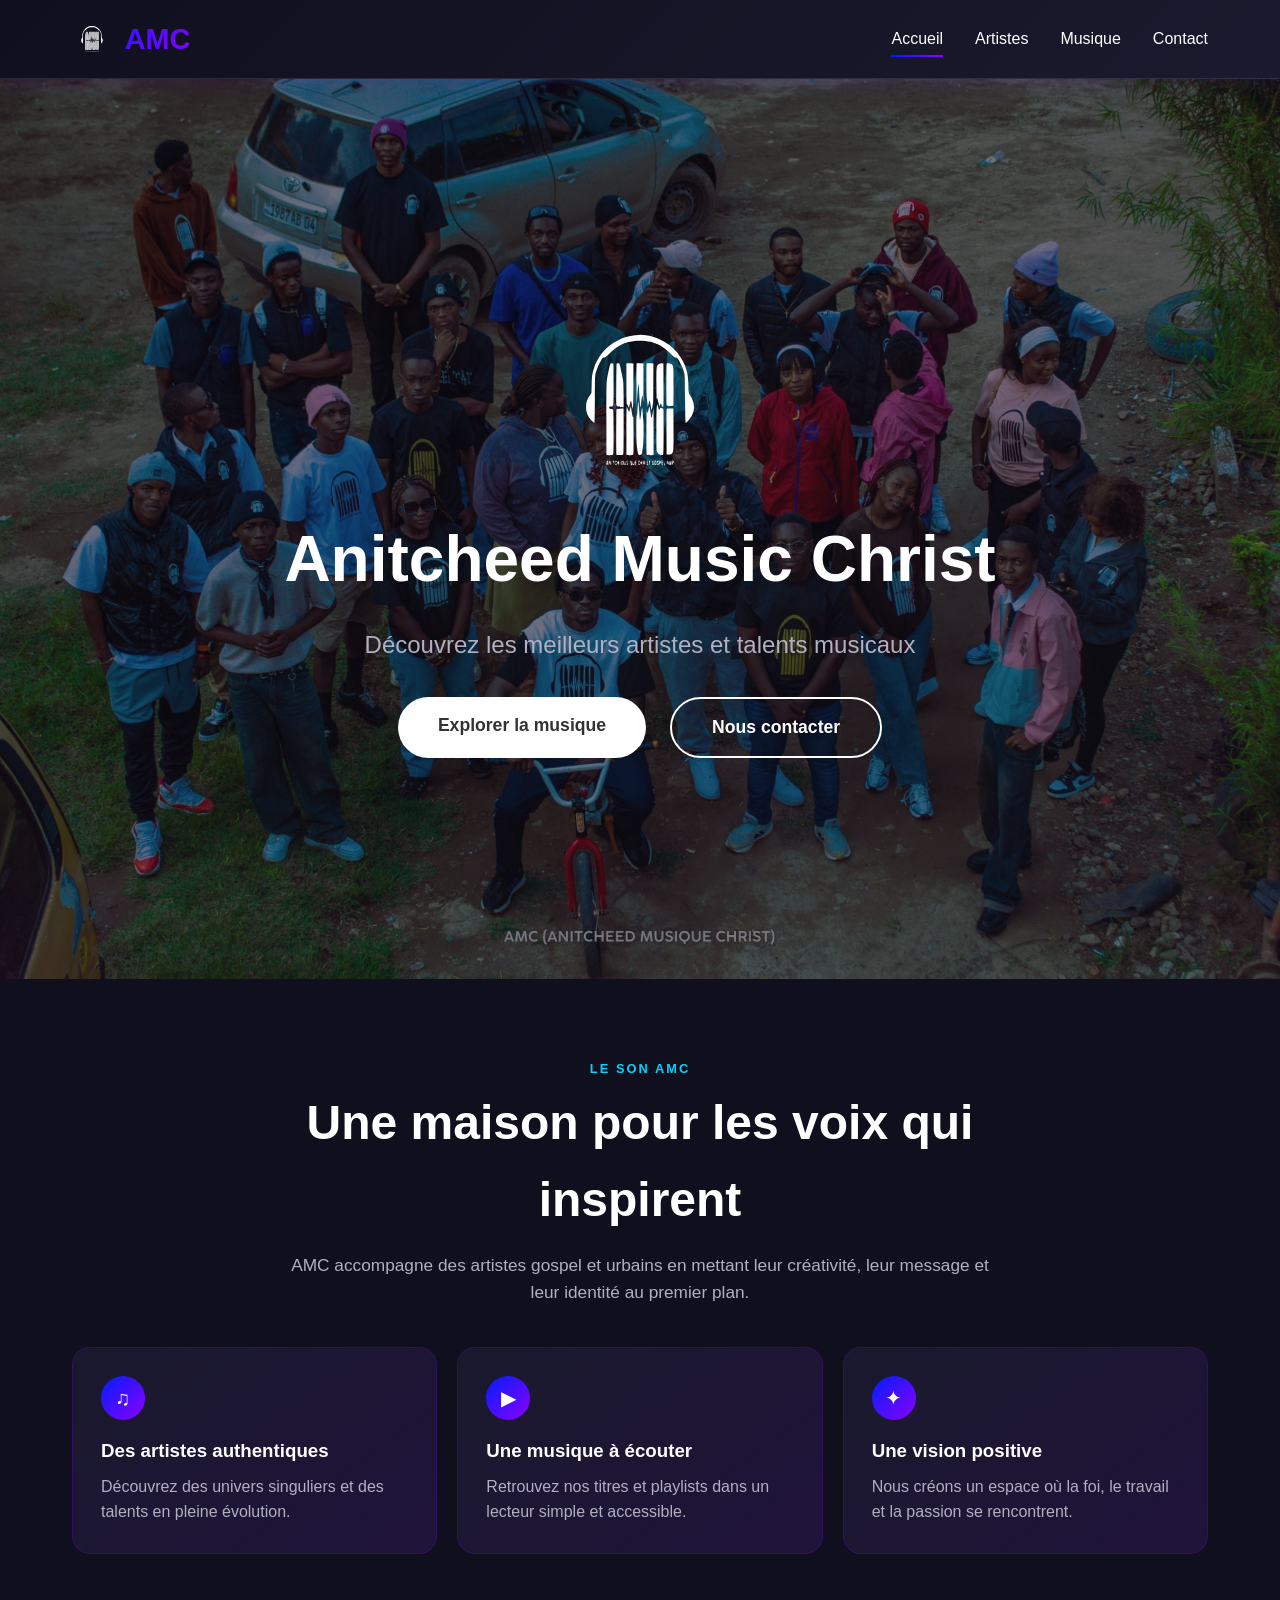
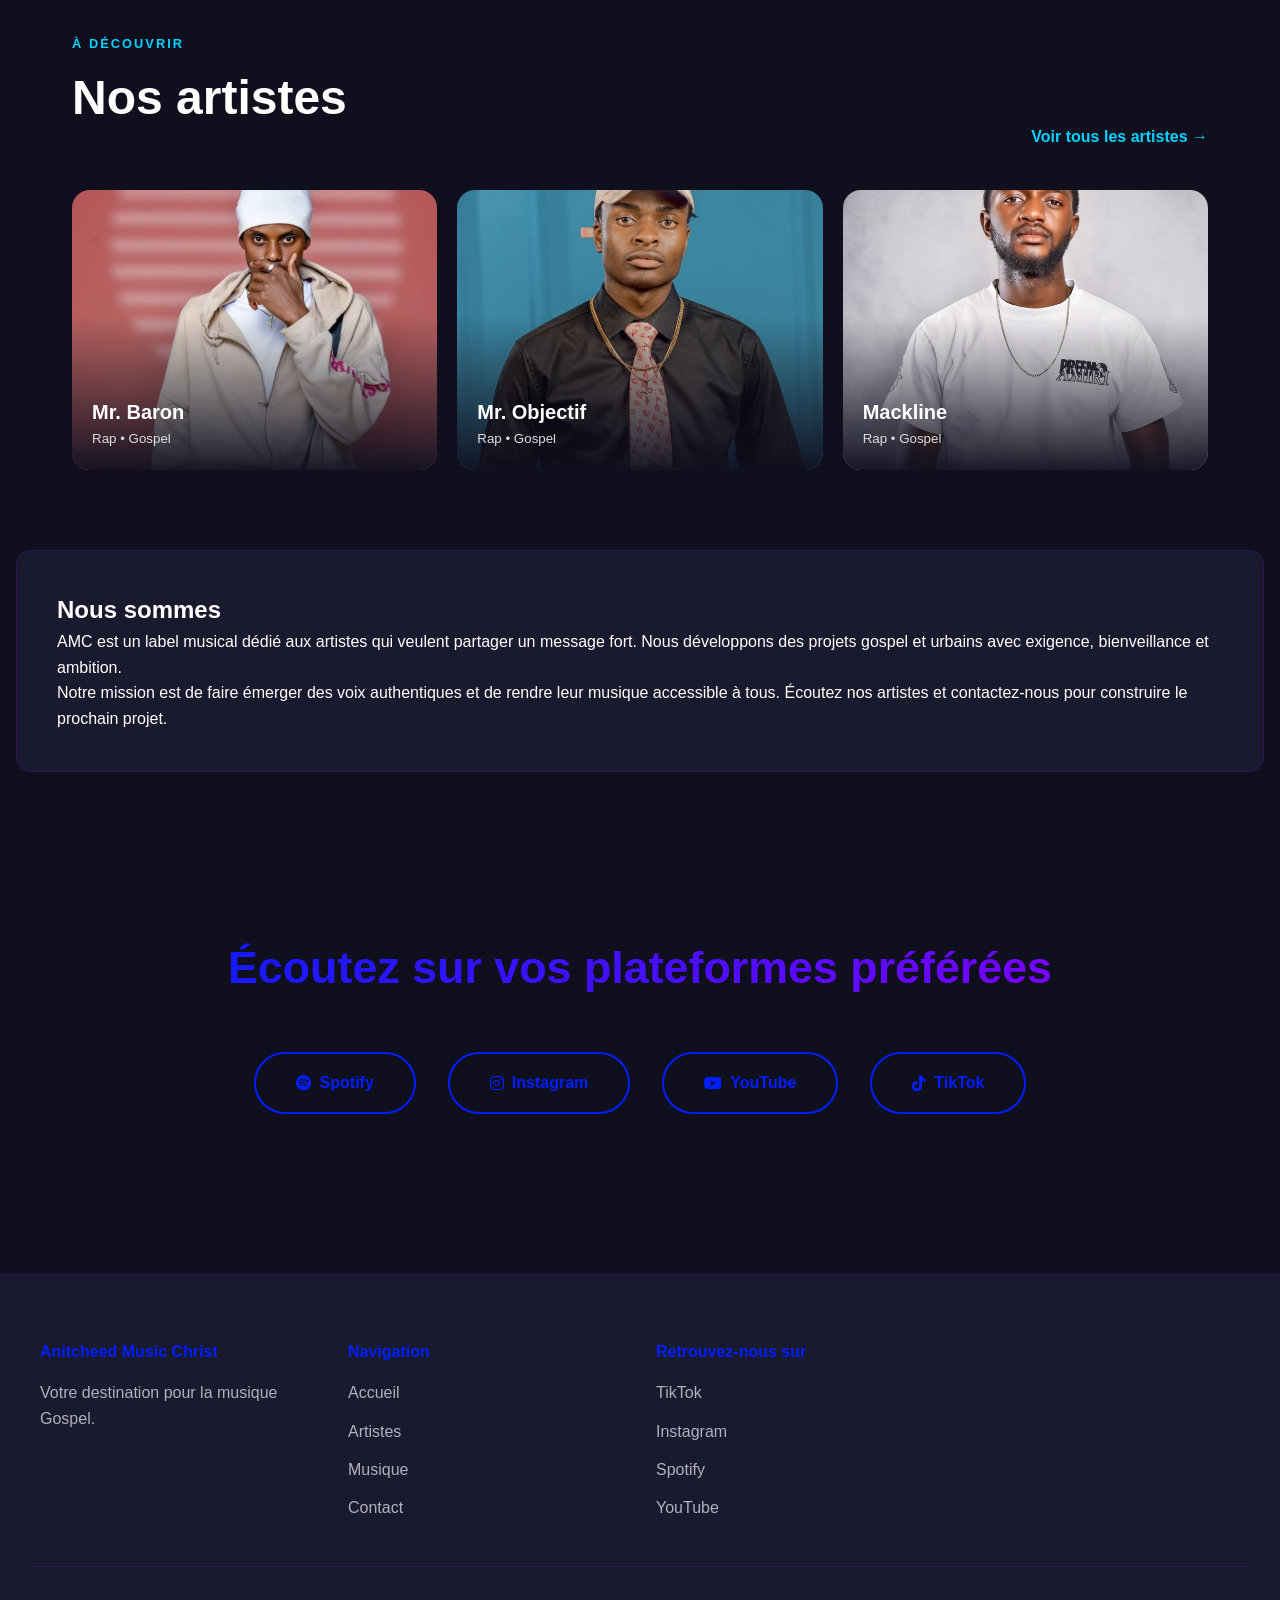
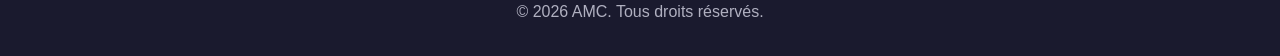
<file: Index.html>
<!DOCTYPE html>
<html lang="fr">
<head>
    <meta charset="UTF-8">
    <meta name="description" content="Anitcheed Music Christ - Découvrez nos artistes et notre musique">
    <meta name="viewport" content="width=device-width, initial-scale=1.0">
    <link rel="icon" href="Assets/Images/AMC.svg" type="image/svg+xml">
    <link rel="stylesheet" href="https://cdnjs.cloudflare.com/ajax/libs/font-awesome/6.4.0/css/all.min.css">
    <link rel="stylesheet" href="Assets/Styles.css">
    <title>AMC - Music Label</title>
</head>
<body>
    <header class="navbar">
        <div class="navbar-container">
            <div class="logo">
                <img src="Assets/Images/AMC.svg" alt="AMC Logo">
                <span>AMC</span>
            </div>
            <nav class="nav-menu" id="navMenu">
                <a href="Index.html" class="active">Accueil</a>
                <a href="Artistes.html">Artistes</a>
                <a href="Musique.html">Musique</a>
                <a href="Contact.html">Contact</a>
                <!--a href="Inscription.html" class="btn-signup">S'inscrire</a-->
            </nav>
            <button type="button" class="hamburger" id="hamburger" aria-label="Ouvrir le menu" aria-controls="navMenu" aria-expanded="false">
                <span></span>
                <span></span>
                <span></span>
            </button>
        </div>
    </header>

    <main>
        <!-- Hero Section -->
        <section class="hero">
            <div class="hero-content">
                <img src="Assets/Images/AMC.svg" alt="AMC Bienvenue" class="AMC_Bienvenue">
                <h1>Anitcheed Music Christ</h1>
                <p>Découvrez les meilleurs artistes et talents musicaux</p>
                <div class="hero-buttons">
                    <a href="Musique.html" class="btn btn-primary">Explorer la musique</a>
                    <a href="Contact.html" class="btn btn-secondary">Nous contacter</a>
                </div>
            </div>
        </section>

        <section class="home-intro" aria-labelledby="intro-title">
            <div class="section-heading">
                <p class="eyebrow">Le son AMC</p>
                <h2 id="intro-title">Une maison pour les voix qui inspirent</h2>
                <p>AMC accompagne des artistes gospel et urbains en mettant leur créativité, leur message et leur identité au premier plan.</p>
            </div>
            <div class="home-highlights">
                <article class="highlight-card">
                    <span class="highlight-icon" aria-hidden="true">♫</span>
                    <h3>Des artistes authentiques</h3>
                    <p>Découvrez des univers singuliers et des talents en pleine évolution.</p>
                </article>
                <article class="highlight-card">
                    <span class="highlight-icon" aria-hidden="true">▶</span>
                    <h3>Une musique à écouter</h3>
                    <p>Retrouvez nos titres et playlists dans un lecteur simple et accessible.</p>
                </article>
                <article class="highlight-card">
                    <span class="highlight-icon" aria-hidden="true">✦</span>
                    <h3>Une vision positive</h3>
                    <p>Nous créons un espace où la foi, le travail et la passion se rencontrent.</p>
                </article>
            </div>
        </section>

        <section class="featured-artists" aria-labelledby="featured-title">
            <div class="section-heading section-heading-inline">
                <div>
                    <p class="eyebrow">À découvrir</p>
                    <h2 id="featured-title">Nos artistes</h2>
                </div>
                <a class="text-link" href="Artistes.html">Voir tous les artistes →</a>
            </div>
            <div class="featured-grid">
                <a class="featured-artist" href="Artistes.html">
                    <img src="Assets/Images/Mrbaron0.jpg" alt="Mr. Baron">
                    <span>Mr. Baron</span>
                    <small>Rap • Gospel</small>
                </a>
                <a class="featured-artist" href="Artistes.html">
                    <img src="Assets/Images/Mrobjectif.JPG" alt="Mr. Objectif">
                    <span>Mr. Objectif</span>
                    <small>Rap • Gospel</small>
                </a>
                <a class="featured-artist" href="Artistes.html">
                    <img src="Assets/Images/Mackline0.jpg" alt="Mackline">
                    <span>Mackline</span>
                    <small>Rap • Gospel</small>
                </a>
            </div>
        </section>

        <!--
        <section class="artists-section">
            <h2>Nos Artistes</h2>
            <div class="artists-grid">
                <div class="artist-card">
                    <div class="artist-image">
                        <img src="Assets/Images/Mrbaron0.jpg" alt="Mr. Baron">
                    </div>
                    <h3>Muzuba beats</h3>
                    <p class="genre">Pop • Électronique</p>
                    <a href="#" class="artist-link">Découvrir →</a>
                </div>
                <div class="artist-card">
                    <div class="artist-image">
                        <img src="Assets/Images/Mrobjectif.JPG" alt="Mr. Objectif">
                    </div>
                    <h3>Mufti miji</h3>
                    <p class="genre">Rap • Hip-Hop</p>
                    <a href="#" class="artist-link">Découvrir →</a>
                </div>
                <div class="artist-card">
                    <div class="artist-image">
                        <img src="Assets/Images/Mackline0.jpg" alt="Mackline">
                    </div>
                    <h3>Marco le maître des 4 éléments</h3>
                    <p class="genre">Indie • Rock</p>
                    <a href="#" class="artist-link">Découvrir →</a>
                </div>
            </div>
        </section>

        Actualités Section
        <section class="news-section">
            <h2>Actualités</h2>
            <div class="news-grid">
                <article class="news-card">
                    <div class="news-image">
                        <img src="Assets/Images/news1.jpg" alt="Nouvelle 1">
                        <span class="news-date">Dec 2025</span>
                    </div>
                    <h3>Nouvel album lancé</h3>
                    <p>Découvrez le nouvel album de nos artistes phares avec des titres inédits.</p>
                    <a href="#" class="read-more">Lire plus →</a>
                </article>
                <article class="news-card">
                    <div class="news-image">
                        <img src="Assets/Images/news2.jpg" alt="Nouvelle 2">
                        <span class="news-date">Dec 2025</span>
                    </div>
                    <h3>Festival en ligne</h3>
                    <p>Rejoignez-nous pour notre festival de musique en ligne avec performances live.</p>
                    <a href="#" class="read-more">Lire plus →</a>
                </article>
            </div>
        </section>-->
        
        <div class="presentation">
            <div class="">
                <div class="presentation-cadre">
                    <div>
                        <h2>Nous sommes</h2>
                        <div class="cctv">
                            <div class="cctv-1">   
                            <p>AMC est un label musical dédié aux artistes qui veulent partager un message fort. Nous développons des projets gospel et urbains avec exigence, bienveillance et ambition.</p>
                        </div>
                            <!--div>
                                <img src="Assets/Images/heroAMC.jpg" alt="Équipe AMC" class="presentation-image2" style="width: 100%;">
                                <!--img src="Assets/Images/heroAMC.jpg" alt="Équipe AMC" class="presentation-image">
                            </div-->
                        </div>
                        <div class="cctv-2">    
                            <p>Notre mission est de faire émerger des voix authentiques et de rendre leur musique accessible à tous. Écoutez nos artistes et contactez-nous pour construire le prochain projet.</p>
                        </div>
                    </div>
                    
                </div>
            </div>
        </div>
        <!--Streaming Section-->
        <section class="streaming-section">
            <h2>Écoutez sur vos plateformes préférées</h2>
            <div class="streaming-platforms">
                <a href="https://open.spotify.com/" class="platform-link" target="_blank" rel="noopener noreferrer">
                    <i class="fab fa-spotify"></i>
                    <span>Spotify</span>
                </a>
                <a href="https://www.instagram.com/anitch_gospel?igsh=eGhxdXBpc2h3azJw&utm_source=qr" class="platform-link" target="_blank" rel="noopener noreferrer">
                    <i class="fab fa-instagram"></i>
                    <span>Instagram</span>
                </a>
                <a href="https://www.youtube.com/" class="platform-link" target="_blank" rel="noopener noreferrer">
                    <i class="fab fa-youtube"></i>
                    <span>YouTube</span>
                </a>
                <a href="https://www.tiktok.com/@anitched_musique?_r=1&_t=ZM-92F7r83lk8O" class="platform-link" target="_blank" rel="noopener noreferrer">
                    <i class="fab fa-tiktok"></i>
                    <span>TikTok</span>
                </a>
            </div>
        </section>
    </main>

    <footer class="footer">
        <div class="footer-content">
            <div class="footer-section">
                <h4>Anitcheed Music Christ</h4>
                <p>Votre destination pour la musique Gospel.</p>
            </div>
            <div class="footer-section">
                <h4>Navigation</h4>
                <ul>
                    <li><a href="Index.html">Accueil</a></li>
                    <li><a href="Artistes.html">Artistes</a></li>
                    <li><a href="Musique.html">Musique</a></li>
                    <li><a href="Contact.html">Contact</a></li>
                </ul>
            </div>
            <div class="footer-section">
                <h4>Retrouvez-nous sur</h4>
                <ul>
                    <li><a href="https://www.tiktok.com/@anitched_musique?_r=1&_t=ZM-92F7r83lk8O" target="_blank">TikTok</a></li>
                    <li><a href="https://www.instagram.com/anitch_gospel?igsh=eGhxdXBpc2h3azJw&utm_source=qr" target="_blank">Instagram</a></li>
                    <li><a href="https://open.spotify.com/" target="_blank" rel="noopener noreferrer">Spotify</a></li>
                    <li><a href="https://www.youtube.com/" target="_blank" rel="noopener noreferrer">YouTube</a></li>
                </ul>
            </div>
        </div>
        <div class="footer-bottom">
            <p>&copy; <span data-current-year>2026</span> AMC. Tous droits réservés.</p>
        </div>
    </footer>
    <script src="Assets/Scripts.js"></script>
</body>
</html>
<!-- ========== Start BEN-KAIL AZAD made it ! ========== -->

<!-- ========== End BEN-KAIL AZAD made it ! ========== -->
</file>
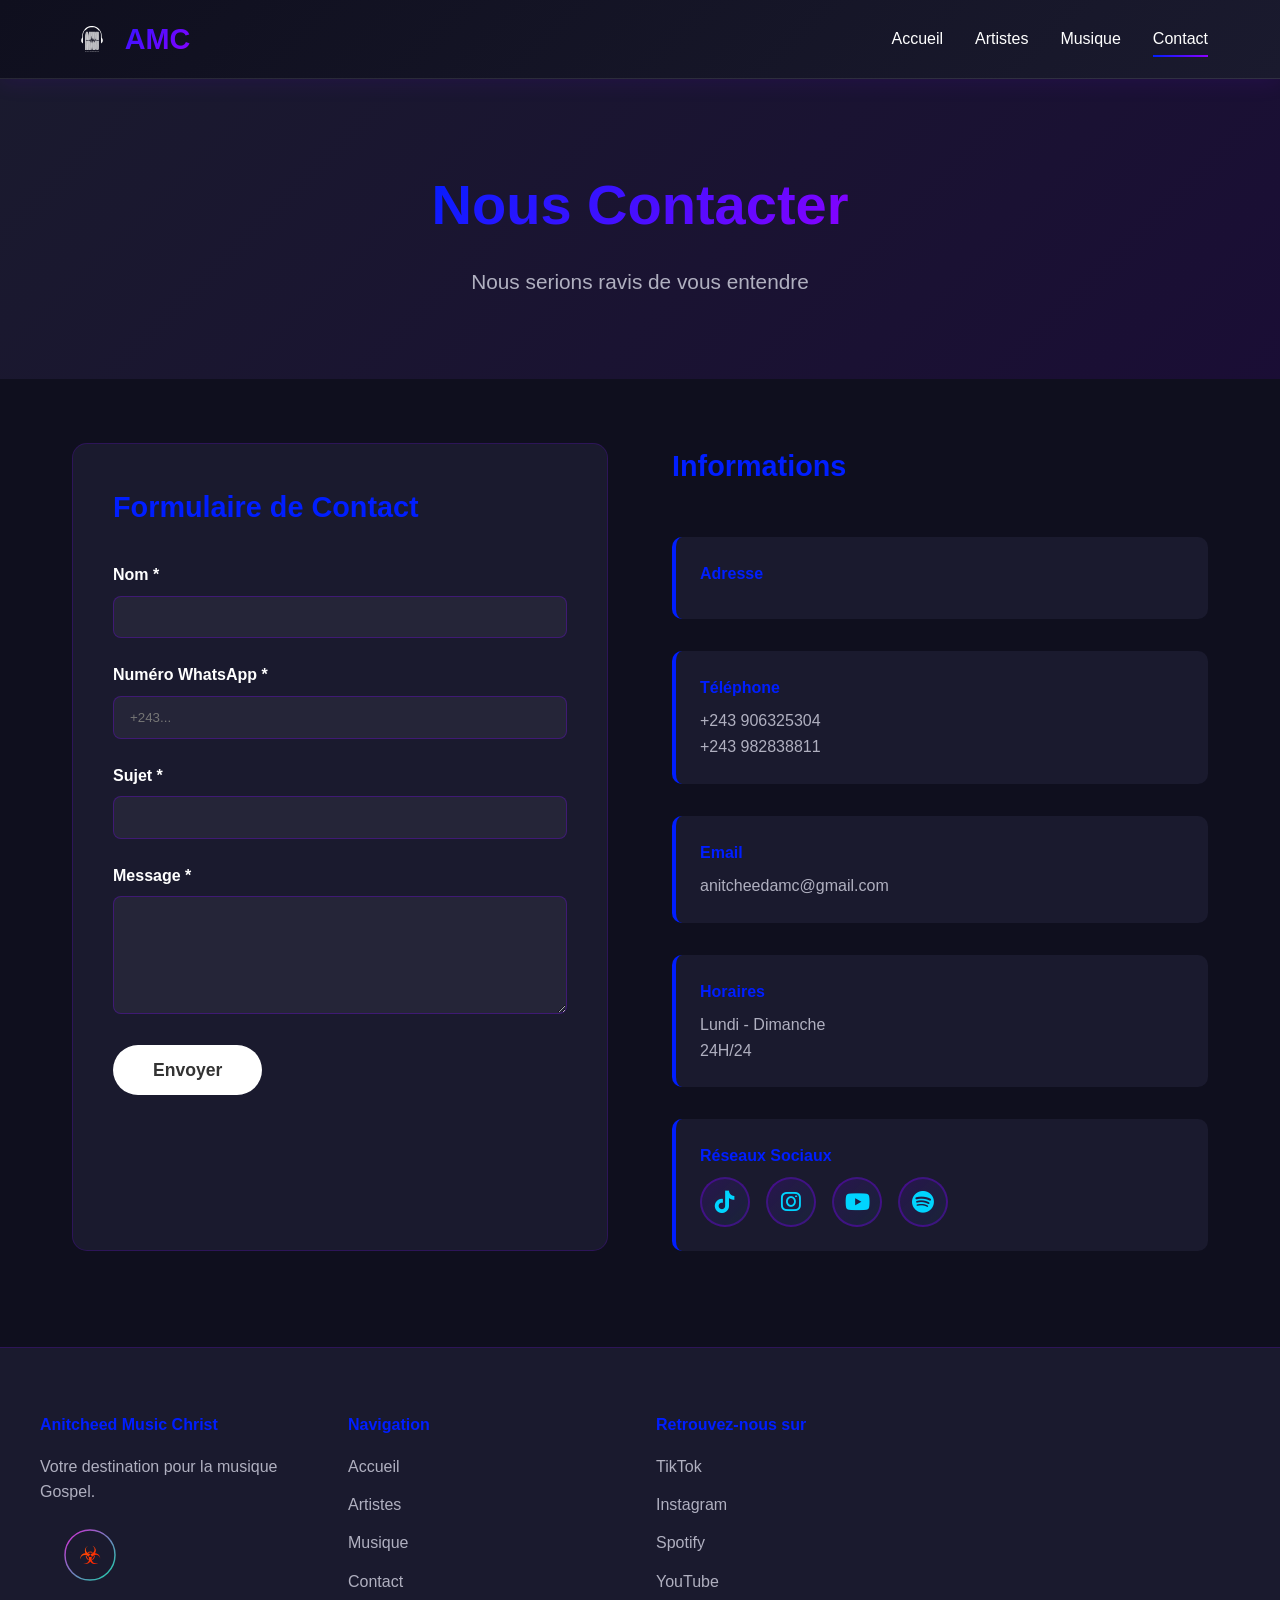
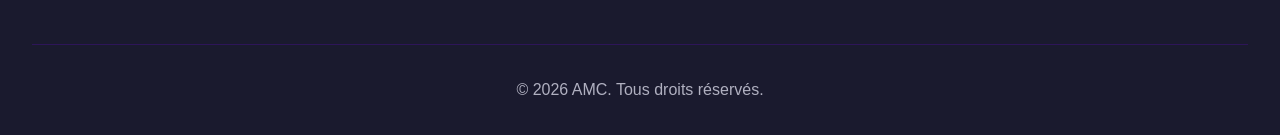
<file: Contact.html>
<!DOCTYPE html>
<html lang="fr">
<head>
    <meta charset="UTF-8">
    <meta name="description" content="Contactez le label AMC">
    <meta name="viewport" content="width=device-width, initial-scale=1.0">
    <link rel="icon" href="Assets/Images/AMC.svg" type="image/svg+xml">
    <link rel="stylesheet" href="https://cdnjs.cloudflare.com/ajax/libs/font-awesome/6.4.0/css/all.min.css">
    <link rel="stylesheet" href="Assets/Styles.css">
    <title>Contact - AMC</title>
</head>
<body>
    <header class="navbar">
        <div class="navbar-container">
            <div class="logo">
                <img src="Assets/Images/AMC.svg" alt="AMC Logo">
                <span>AMC</span>
            </div>
            <nav class="nav-menu" id="navMenu">
                <a href="Index.html">Accueil</a>
                <a href="Artistes.html">Artistes</a>
                <a href="Musique.html">Musique</a>
                <a href="Contact.html" class="active">Contact</a>
                <!--a href="Inscription.html" class="btn-signup">S'inscrire</a-->
            </nav>
            <button type="button" class="hamburger" id="hamburger" aria-label="Ouvrir le menu" aria-controls="navMenu" aria-expanded="false">
                <span></span>
                <span></span>
                <span></span>
            </button>
        </div>
    </header>

    <main>
        <section class="page-header">
            <h1>Nous Contacter</h1>
            <p>Nous serions ravis de vous entendre</p>
        </section>

        <section class="contact-section">
            <div class="contact-container">
                <div class="contact-form">
                    <h2>Formulaire de Contact</h2>
                    <form id="contactForm" onsubmit="sendToWhatsApp(event)">
                        <div class="form-group">
                            <label for="name">Nom *</label>
                            <input type="text" id="name" name="name" required>
                        </div>
                        <div class="form-group">
                            <label for="phone">Numéro WhatsApp *</label>
                            <input type="tel" id="phone" name="phone" placeholder="+243..." pattern="\+243[0-9]{9}" required title="Format: +243 suivi de 9 chiffres">
                        </div>
                        <div class="form-group">
                            <label for="subject">Sujet *</label>
                            <input type="text" id="subject" name="subject" required>
                        </div>
                        <div class="form-group">
                            <label for="message">Message *</label>
                            <textarea id="message" name="message" rows="6" required></textarea>
                        </div>
                        <button type="submit" class="btn btn-primary">Envoyer</button>
                    </form>
                </div>

                <div class="contact-info">
                    <h2>Informations</h2>
                    <div class="info-item">
                        <h4>Adresse</h4>
                        <!--p>123 Rue de la Musique<br>75000 Paris, France</p-->
                    </div>
                    <div class="info-item">
                        <h4>Téléphone</h4>
                        <p>+243 906325304</p>
                        <p>+243 982838811</p>
                    </div>
                    <div class="info-item">
                        <h4>Email</h4>
                        <p>anitcheedamc@gmail.com</p>
                    </div>
                    <div class="info-item">
                        <h4>Horaires</h4>
                        <p>Lundi - Dimanche<br>24H/24</p>
                    </div>
                    <div class="info-item">
                        <h4>Réseaux Sociaux</h4>
                        <div class="social-links">
                            <a href="https://www.tiktok.com/@anitched_musique?_r=1&_t=ZM-92F7r83lk8O" title="TikTok" target="_blank">
                                <i class="fab fa-tiktok"></i>
                            </a>
                            <a href="https://www.instagram.com/anitch_gospel?igsh=eGhxdXBpc2h3azJw&utm_source=qr" title="Instagram" target="_blank">
                                <i class="fab fa-instagram"></i>
                            </a>
                            <a href="#" title="YouTube" target="_blank">
                                <i class="fab fa-youtube"></i>
                            </a>
                            <a href="#" title="Spotify" target="_blank">
                                <i class="fab fa-spotify"></i>
                            </a>
                        </div>
                    </div>
                </div>
            </div>
        </section>
    </main>

    <footer class="footer">
        <div class="footer-content">
            <div class="footer-section">
                <h4>Anitcheed Music Christ</h4>
                <p>Votre destination pour la musique Gospel.</p>
                <img src="Assets/Images/Ben-kail azad.svg" alt="Ben-kaïl Azad" id="logo-moi"><!--onmousemove="alert('Contactez-moi dès que possible pour un site web avancé quelconque !\n +243820433981 +243838553846')"-->
            </div>
            <div class="footer-section">
                <h4>Navigation</h4>
                <ul>
                    <li><a href="Index.html">Accueil</a></li>
                    <li><a href="Artistes.html">Artistes</a></li>
                    <li><a href="Musique.html">Musique</a></li>
                    <li><a href="Contact.html">Contact</a></li>
                </ul>
            </div>
            <div class="footer-section">
                <h4>Retrouvez-nous sur</h4>
                <ul>
                    <li><a href="https://www.tiktok.com/@anitched_musique?_r=1&_t=ZM-92F7r83lk8O" target="_blank">TikTok</a></li>
                    <li><a href="https://www.instagram.com/anitch_gospel?igsh=eGhxdXBpc2h3azJw&utm_source=qr" target="_blank">Instagram</a></li>
                    <li><a href="#">Spotify</a></li>
                    <li><a href="#">YouTube</a></li>
                </ul>
            </div>
        </div>
        <div class="footer-bottom">
            <p>&copy; <span data-current-year>2026</span> AMC. Tous droits réservés.</p>
        </div>
    </footer>
    <script src="Assets/Scripts.js">
        function sendToWhatsApp(event) {
            event.preventDefault();
            
            // Récupérer les valeurs du formulaire
            const name = document.getElementById('name').value.trim();
            const phone = document.getElementById('phone').value.trim();
            const subject = document.getElementById('subject').value.trim();
            const message = document.getElementById('message').value.trim();
            
            // Vérifier que tous les champs sont remplis
            if (!name || !phone || !subject || !message) {
                alert('Veuillez remplir tous les champs');
                return;
            }
            
            // Formater le numéro (enlever les espaces et tirets)
            const cleanPhone = phone.replace(/[\s\-]/g, '');
            
            // Construire le message WhatsApp
            const whatsappMessage = `Bonjour,\n\nNom: ${name}\nNuméro: ${phone}\nSujet: ${subject}\n\nMessage:\n${message}`;
            
            // Encoder le message pour l'URL
            const encodedMessage = encodeURIComponent(whatsappMessage);
            
            // Créer le lien WhatsApp (numéro cible: +243906325304)
            const whatsappURL = `https://wa.me/243906325304?text=${encodedMessage}`;
            
            // Ouvrir WhatsApp
            window.open(whatsappURL, '_blank');
            
            // Réinitialiser le formulaire
            document.getElementById('contactForm').reset();
        }
    </script>
</body>
</html>
</file>
<file: Assets/Styles.css>
/**
 * ========================================
 * 🎨 STYLES CSS - AMC MUSIC LABEL
 * ========================================
 * 
 * Structure du fichier:
 * 1. CSS Global (reset, variables, animations)
 * 2. Navigation (navbar, hamburger menu)
 * 3. Hero Section (accueil)
 * 4. Artistes (grille, cartes)
 * 5. Musique (albums, playlists)
 * 6. Lecteur Howler.js (styles personnalisés)
 * 7. Modales (lecteur, albums, artistes)
 * 8. Footer et Responsive
 * 
 * Couleurs principales:
 * - Bleu: #001eff (primaire)
 * - Violet: #8c00ff (secondaire)
 * - Cyan: #00d4ff (accent)
 * - Noir: #0f0f1e (fond foncé)
 * 
 * ========================================
 */

/* ========================================
 * 🌍 RESET ET VARIABLES GLOBALES
 * ======================================== */

* {
    margin: 0;
    padding: 0;
    box-sizing: border-box; /* Inclure le padding dans les calculs de largeur */
}

/**
 * Variables CSS personnalisées
 * Accessibles partout avec var(--nom)
 * Facilite les changements de thème
 */
:root {
    --primary-color: #001eff; /* Bleu primaire */
    --secondary-color: #8c00ff; /* Violet secondaire */
    --dark-bg: #0f0f1e; /* Fond très foncé */
    --light-bg: #1a1a2e; /* Fond plus clair */
    --text-primary: #ffffff; /* Texte principal */
    --text-secondary: #b0b0c0; /* Texte secondaire */
    --accent-color: #00d4ff; /* Accent cyan */
}

html {
    scroll-behavior: smooth; /* Défilement fluide au clic sur les ancres */
}

body {
    font-family: 'Segoe UI', Tahoma, Geneva, Verdana, sans-serif;
    background-color: var(--dark-bg);
    color: var(--text-primary);
    line-height: 1.6; /* Hauteur de ligne pour meilleure lisibilité */
}

/**
 * Logo AMC Bienvenue - Élément décoratif
 * Image avec animation flottante
 */
.AMC_Bienvenue {
    max-width: 200px;
    max-height: 230px;
}

/**
 * Pseudo-élément flottant animé en arrière-plan
 * Crée un effet de profondeur
 */
.AMC_Bienvenue::before {
    content: '';
    position: absolute;
    background: radial-gradient(circle, var(--primary-color), transparent);
    border-radius: 50%;
    opacity: 0.1;
    top: -200px;
    right: -200px;
    animation: float 6s ease-in-out infinite; /* Animation flottante */
}

.AMC_Bienvenue::before {
    content: '';
    position: absolute;
    background: radial-gradient(circle, var(--primary-color), transparent);
    border-radius: 50%;
    opacity: 0.1;
    top: -200px;
    right: -200px;
    animation: float 6s ease-in-out infinite;
}

/* Présentation du label */
.presentation {
    /*max-width: 2200px;*/
    margin: 4rem auto;
    padding: 0 1rem;
    width: 100%;
}

.presentation-container {
    display: grid;
    grid-template-columns: 1fr 1fr;
    gap: 4rem;
}

.presentation-cadre {
    background: var(--light-bg);
    border-radius: 15px;
    padding: 2.5rem;
    border: 1px solid rgba(123, 0, 255, 0.2);
    max-height: 850px;
    width: 100%;
    display: flex;
}

.presentation-cadre img {
    border-radius: 15px;
    margin-top: 10px;
}
/* #7b00ff  #ff006e ===== NAVBAR ===== */
.navbar {
    background: linear-gradient(135deg, var(--dark-bg) 0%, var(--light-bg) 100%);
    backdrop-filter: blur(10px);
    border-bottom: 1px solid rgba(255, 255, 255, 0.1);
    position: sticky;
    top: 0;
    z-index: 1000;
    box-shadow: 0 4px 20px rgba(123, 0, 255, 0.1);
}

.navbar-container {
    max-width: 1200px;
    margin: 0 auto;
    padding: 1rem 2rem;
    display: flex;
    justify-content: space-between;
    align-items: center;
}

.logo {
    display: flex;
    align-items: center;
    gap: 0.8rem;
    font-size: 1.8rem;
    font-weight: 700;
    background: linear-gradient(135deg, var(--primary-color), var(--secondary-color));
    -webkit-background-clip: text;
    -webkit-text-fill-color: transparent;
    background-clip: text;
    cursor: pointer;
    transition: transform 0.3s ease;
}

.logo:hover {
    transform: scale(1.05);
}

.logo img {
    width: 40px;
    height: 40px;
}

.nav-menu {
    display: flex;
    gap: 2rem;
    align-items: center;
    flex-wrap: wrap;
}

.nav-menu a {
    color: var(--text-primary);
    text-decoration: none;
    font-weight: 500;
    transition: all 0.3s ease;
    position: relative;
}

.nav-menu a::after {
    content: '';
    position: absolute;
    bottom: -5px;
    left: 0;
    width: 0;
    height: 2px;
    background: linear-gradient(90deg, var(--primary-color), var(--secondary-color));
    transition: width 0.3s ease;
}

.nav-menu a:hover::after,
.nav-menu a.active::after {
    width: 100%;
}

.btn-signup {
    /*background: linear-gradient(135deg, var(--primary-color), var(--secondary-color));*/
    padding: 0.7rem 1.5rem;
    /*border-radius: 50px;*/
    color: white !important;
    font-weight: 600;
    transition: all 0.3s ease;
}

.btn-signup:hover {
    transform: translateY(-2px);
    box-shadow: 0 8px 20px rgba(123, 0, 255, 0.4);
}

/* ===== HAMBURGER MENU ===== */
.hamburger {
    display: none;
    flex-direction: column;
    background: none;
    border: none;
    cursor: pointer;
    gap: 6px;
    z-index: 1001;
}

.hamburger span {
    width: 28px;
    height: 3px;
    background: var(--text-primary);
    border-radius: 2px;
    transition: all 0.3s ease;
}

.hamburger.active span:nth-child(1) {
    transform: rotate(45deg) translate(8px, 8px);
}

.hamburger.active span:nth-child(2) {
    opacity: 0;
}

.hamburger.active span:nth-child(3) {
    transform: rotate(-45deg) translate(8px, -8px);
}

@media (max-width: 768px) {
    .hamburger {
        display: flex;
    }

    .nav-menu {
        position: fixed;
        left: 0;
        top: 70px;
        flex-direction: column;
        background: linear-gradient(135deg, var(--dark-bg) 0%, var(--light-bg) 100%);
        width: 100%;
        text-align: center;
        transform: translateX(-100%);
        transition: transform 0.3s ease;
        padding: 2rem 0;
        gap: 1.5rem;
        border-bottom: 1px solid rgba(123, 0, 255, 0.2);
        z-index: 1000;
    }

    .nav-menu.active {
        transform: translateX(0);
    }

    .nav-menu a {
        display: block;
        padding: 0.8rem 0;
    }

    .nav-menu a::after {
        display: none;
    }

    .nav-menu a:hover,
    .nav-menu a.active {
        color: var(--primary-color);
    }
}

/* ===== HERO SECTION ===== */
.hero {
    min-height: 100vh;
    display: flex;
    align-items: center;
    justify-content: center;
    background: linear-gradient(135deg, var(--dark-bg) 0%, var(--light-bg) 100%);
    position: relative;
    overflow: hidden;
}

.hero::before {
    content: '';
    position: absolute;
    top: 0;
    left: 0;
    right: 0;
    bottom: 0;
    background: url('./Images/heroAMC.jpg') center/cover;
    backdrop-filter: blur(8px);
    -webkit-break-before: auto;
    opacity: 0.6;
    z-index: 1;
}

.hero::after {
    content: '';
    position: absolute;
    width: 300px;
    height: 300px;
    background: radial-gradient(circle, var(--secondary-color), transparent);
    /*background: url('./Images/2kip2.jpg') center/cover;*/
    border-radius: 50%;
    opacity: 0.1;
    bottom: -150px;
    left: -150px;
    animation: float 8s ease-in-out infinite reverse;
}

@keyframes float {
    0%, 100% { transform: translateY(0px); }
    50% { transform: translateY(30px); }
}

.hero-content {
    position: relative;
    z-index: 2;
    text-align: center;
    max-width: 800px;
    padding: 2rem;
    /*background: url("./Images/2kip2.jpg");*/
}

.hero h1 {
    font-size: 4rem;
    margin-bottom: 1rem;
    background: #ffffff;
    /*background: linear-gradient(135deg, var(--primary-color), var(--secondary-color), var(--accent-color));*/
    -webkit-background-clip: text;
    -webkit-text-fill-color: transparent;
    background-clip: text;
    animation: slideInDown 0.8s ease-out;
}

@keyframes slideInDown {
    from {
        opacity: 0;
        transform: translateY(-30px);
    }
    to {
        opacity: 1;
        transform: translateY(0);
    }
}

.hero p {
    font-size: 1.5rem;
    color: var(--text-secondary);
    margin-bottom: 2rem;
    animation: slideInUp 0.8s ease-out 0.2s both;
}

@keyframes slideInUp {
    from {
        opacity: 0;
        transform: translateY(30px);
    }
    to {
        opacity: 1;
        transform: translateY(0);
    }
}

.hero-buttons {
    display: flex;
    gap: 1.5rem;
    justify-content: center;
    flex-wrap: wrap;
    animation: slideInUp 0.8s ease-out 0.4s both;
}

/* ===== BUTTONS ===== */
.btn {
    padding: 0.9rem 2.5rem;
    border-radius: 50px;
    text-decoration: none;
    font-weight: 600;
    font-size: 1.1rem;
    transition: all 0.3s ease;
    border: none;
    cursor: pointer;
    display: inline-block;
}

.btn-primary {
    /*background: linear-gradient(135deg, var(--primary-color), var(--secondary-color));*/
    background: #ffffff;
    color: #333;
    /*box-shadow: 0 8px 25px rgba(123, 0, 255, 0.3);*/
}

.btn-primary:hover {
    transform: translateY(-4px);
    /*box-shadow: 0 12px 35px rgba(123, 0, 255, 0.5);*/
    background: linear-gradient(135deg, var(--primary-color), var(--secondary-color));
    color: #ffffff;
}

.btn-secondary {
    /*border: 2px solid var(--primary-color);*/
    border: 2px solid #ffffff;
    /*color: var(--primary-color);*/
    color: #ffffff;
    background: transparent;
}

.btn-secondary:hover {
    /*background: var(--primary-color);*/
    background: linear-gradient(135deg, var(--primary-color), var(--secondary-color));
    color: #ffffff;
    border: 2px solid var(--secondary-color);
    transform: translateY(-4px);
}

/* ===== ARTISTS SECTION ===== */
.artists-section {
    max-width: 1200px;
    margin: 6rem auto;
    padding: 0 2rem;
}

.artists-section h2 {
    font-size: 2.8rem;
    margin-bottom: 4rem;
    text-align: center;
    background: linear-gradient(135deg, var(--primary-color), var(--secondary-color));
    -webkit-background-clip: text;
    -webkit-text-fill-color: transparent;
    background-clip: text;
}

.artistes-search-bar {
      display: flex;
      justify-content: center;
      align-items: center;
      padding: 1.5rem 1rem;
      margin: 0 0 2rem 0;
      width: 100%;
      position: relative;
    }
    
    .artistes-search-bar input {
      padding: 0.85rem 2.5rem 0.85rem 1.2rem;
      border: 2px solid rgba(123, 0, 255, 0.3);
      border-radius: 12px;
      font-size: 1rem;
      width: 100%;
      max-width: 500px;
      outline: none;
      background: rgba(255, 255, 255, 0.08);
      color: var(--text-primary);
      transition: all 0.3s ease;
      font-family: inherit;
    }
    
    .artistes-search-bar input:focus {
      border-color: var(--primary-color);
      background: rgba(255, 255, 255, 0.12);
      box-shadow: 0 0 20px rgba(123, 0, 255, 0.3);
      transform: translateY(-2px);
    }
    
    .artistes-search-bar input::placeholder {
      color: var(--text-secondary);
    }
    
    .artistes-search-bar .search-clear-btn {
      position: absolute;
      right: 1.5rem;
      background: none;
      border: none;
      font-size: 1.2rem;
      color: var(--text-secondary);
      cursor: pointer;
      padding: 0.4rem;
      transition: all 0.2s ease;
      display: none;
    }
    
    .artistes-search-bar .search-clear-btn:hover {
      color: var(--primary-color);
      transform: scale(1.2);
    }
    
    @media (max-width: 600px) {
      .artistes-search-bar {
        padding: 1.2rem 0.8rem;
        margin: 0 0 1.5rem 0;
      }
      
      .artistes-search-bar input {
        font-size: 0.95rem;
        width: 95vw;
        max-width: 100%;
        padding: 0.75rem 2.2rem 0.75rem 1rem;
      }
      
      .artistes-search-bar .search-clear-btn {
        right: 1rem;
        font-size: 1rem;
      }
    }
    
    @media (max-width: 400px) {
      .artistes-search-bar input {
        font-size: 0.9rem;
        padding: 0.7rem 2rem 0.7rem 0.9rem;
      }
    }

.artists-grid {
    display: grid;
    grid-template-columns: repeat(auto-fit, minmax(320px, 1fr));
    gap: 2.5rem;
}

.artist-card {
    background: linear-gradient(135deg, var(--light-bg), rgba(123, 0, 255, 0.06));
    border: 1px solid rgba(123, 0, 255, 0.3);
    border-radius: 12px;
    overflow: hidden;
    transition: all 0.3s ease;
    cursor: pointer;
    display: flex;
    flex-direction: column;
    padding: 1.5rem;
    min-height: 480px;
    gap: 1rem;
}

.artist-card:hover {
    transform: translateY(-8px);
    border-color: var(--primary-color);
    box-shadow: 0 15px 40px rgba(123, 0, 255, 0.25);
}

.artist-card-header {
    display: flex;
    flex-direction: column;
    align-items: center;
    gap: 1rem;
    text-align: center;
}

.artist-image {
    width: 140px;
    height: 140px;
    border-radius: 10px;
    overflow: hidden;
    position: relative;
    background: linear-gradient(135deg, var(--primary-color), var(--secondary-color));
    flex-shrink: 0;
}

.artist-image img {
    width: 100%;
    height: 100%;
    object-fit: cover;
    transition: transform 0.3s ease;
}

.artist-card:hover .artist-image img {
    transform: scale(1.05);
}

.artist-card h3 {
    font-size: 1.4rem;
    margin: 0;
    color: var(--text-primary);
    font-weight: 600;
}

.artist-card .genre {
    color: var(--accent-color);
    font-size: 0.9rem;
    font-weight: 500;
    margin: 0;
}

.artist-bio {
    color: var(--text-secondary);
    font-size: 0.95rem;
    line-height: 1.5;
    text-align: center;
    margin: 0;
    flex: 1;
}

.artist-stats {
    display: flex;
    gap: 1.5rem;
    justify-content: center;
    flex-wrap: wrap;
    padding-top: 0.5rem;
    border-top: 1px solid rgba(123, 0, 255, 0.2);
    padding-bottom: 0.5rem;
}

.artist-stats div {
    display: flex;
    flex-direction: column;
    align-items: center;
    gap: 0.3rem;
}

.artist-stats div strong {
    color: var(--primary-color);
    font-size: 1.1rem;
}

.artist-stats div p {
    color: var(--text-secondary);
    font-size: 0.85rem;
    margin: 0;
}

.artist-link {
    display: inline-block;
    margin-top: auto;
    padding: 0.8rem 1.5rem;
    background: linear-gradient(135deg, var(--primary-color), var(--secondary-color));
    color: white !important;
    text-decoration: none;
    font-weight: 600;
    border-radius: 50px;
    transition: all 0.3s ease;
    width: 100%;
    text-align: center;
    border: none;
    cursor: pointer;
    font-size: inherit;
}

.artist-link:hover {
    transform: translateY(-2px);
    box-shadow: 0 8px 20px rgba(123, 0, 255, 0.4);
}

/* Overrides pour les boutons du lecteur dans les cartes artistes */
.artist-link.player-btn {
    padding: 0.75rem 1.2rem;
    background: linear-gradient(135deg, var(--primary-color), var(--secondary-color));
    border: none !important;
    width: 100%;
    font-size: 0.95rem;
}
.present_artiste img {
    max-width: 200px;
    max-height: 100px;
    border-radius: 14px;
}
.present_artiste {
    display: flex;
    gap: 8px;
    padding: 12px;
}
/* ===== NEWS SECTION ===== */
.news-section {
    max-width: 1200px;
    margin: 6rem auto;
    padding: 0 2rem;
}

.news-section h2 {
    font-size: 2.8rem;
    margin-bottom: 4rem;
    text-align: center;
    background: linear-gradient(135deg, var(--primary-color), var(--secondary-color));
    -webkit-background-clip: text;
    -webkit-text-fill-color: transparent;
    background-clip: text;
}

.news-grid {
    display: grid;
    grid-template-columns: repeat(auto-fit, minmax(350px, 1fr));
    gap: 2.5rem;
}

.news-card {
    background: var(--light-bg);
    border-radius: 15px;
    overflow: hidden;
    transition: all 0.3s ease;
    border: 1px solid rgba(123, 0, 255, 0.2);
}

.news-card:hover {
    transform: translateY(-8px);
    box-shadow: 0 15px 40px rgba(123, 0, 255, 0.2);
}

.news-image {
    width: 100%;
    height: 200px;
    position: relative;
    overflow: hidden;
    background: linear-gradient(135deg, var(--primary-color), var(--secondary-color));
}

.news-image img {
    width: 100%;
    height: 100%;
    object-fit: cover;
    transition: transform 0.3s ease;
}

.news-card:hover .news-image img {
    transform: scale(1.05);
}

.news-date {
    position: absolute;
    top: 1rem;
    right: 1rem;
    background: var(--primary-color);
    padding: 0.5rem 1rem;
    border-radius: 20px;
    font-size: 0.85rem;
    font-weight: 600;
}

.news-card h3 {
    font-size: 1.4rem;
    padding: 1.5rem 1.5rem 0.5rem;
}

.news-card p {
    padding: 0 1.5rem;
    color: var(--text-secondary);
}

.read-more {
    display: inline-block;
    margin: 1rem;
    color: var(--primary-color);
    text-decoration: none;
    font-weight: 600;
    transition: all 0.3s ease;
}

.read-more:hover {
    color: var(--secondary-color);
    transform: translateX(5px);
}

/* ===== STREAMING SECTION ===== */
.streaming-section {
    max-width: 1200px;
    margin: 6rem auto;
    padding: 4rem 2rem;
    text-align: center;
}

.streaming-section h2 {
    font-size: 2.8rem;
    margin-bottom: 3rem;
    background: linear-gradient(135deg, var(--primary-color), var(--secondary-color));
    -webkit-background-clip: text;
    -webkit-text-fill-color: transparent;
    background-clip: text;
}

.streaming-platforms {
    display: flex;
    gap: 2rem;
    justify-content: center;
    flex-wrap: wrap;
}

.platform-link {
    padding: 1rem 2.5rem;
    border: 2px solid var(--primary-color);
    border-radius: 50px;
    color: var(--primary-color);
    text-decoration: none;
    font-weight: 600;
    transition: all 0.3s ease;
    display: flex;
    align-items: center;
    gap: 0.5rem;
}

.platform-link:hover {
    background: var(--primary-color);
    color: white;
    transform: translateY(-4px);
    box-shadow: 0 10px 30px rgba(123, 0, 255, 0.3);
}

/* ===== FOOTER ===== */
.footer {
    background: var(--light-bg);
    border-top: 1px solid rgba(123, 0, 255, 0.2);
    padding: 4rem 2rem 2rem;
    margin-top: 6rem;
}

.footer-content {
    max-width: 1200px;
    margin: 0 auto;
    display: grid;
    grid-template-columns: repeat(auto-fit, minmax(250px, 1fr));
    gap: 2rem;
    margin-bottom: 2rem;
}

.footer-section h4 {
    margin-bottom: 1rem;
    color: var(--primary-color);
}

.footer-section p {
    color: var(--text-secondary);
}

.footer-section ul {
    list-style: none;
}

.footer-section ul li {
    margin-bottom: 0.8rem;
}

.footer-section a {
    color: var(--text-secondary);
    text-decoration: none;
    transition: all 0.3s ease;
}

.footer-section a:hover {
    color: var(--primary-color);
    transform: translateX(5px);
}

.footer-bottom {
    text-align: center;
    padding-top: 2rem;
    border-top: 1px solid rgba(123, 0, 255, 0.2);
    color: var(--text-secondary);
}
#logo-moi {
    max-width: 100px;
    max-height: 100px;
}
#logo-moi:hover {
    transform: scale(1.05);
    transition: 1.5;
    color: var(--secondary-color);
}

/* ===== PAGE HEADER ===== */
.page-header {
    min-height: 300px;
    display: flex;
    flex-direction: column;
    justify-content: center;
    align-items: center;
    text-align: center;
    background: linear-gradient(135deg, var(--light-bg) 0%, rgba(123, 0, 255, 0.1) 100%);
    padding: 4rem 2rem;
}

.page-header h1 {
    font-size: 3.5rem;
    margin-bottom: 1rem;
    background: linear-gradient(135deg, var(--primary-color), var(--secondary-color));
    -webkit-background-clip: text;
    -webkit-text-fill-color: transparent;
    background-clip: text;
}

.page-header p {
    font-size: 1.3rem;
    color: var(--text-secondary);
}

/* ===== ARTIST BIO ===== */
.artist-bio {
    color: var(--text-secondary);
    font-size: 0.95rem;
    margin: 0.8rem 0;
    padding: 20px;
}

/* ===== MUSIC SECTION ===== */
.music-section,
.playlist-section {
    max-width: 1200px;
    margin: 4rem auto;
    padding: 0 2rem;
    height: 100%;
}

.music-section h2,
.playlist-section h2 {
    font-size: 2.5rem;
    margin-bottom: 3rem;
    background: linear-gradient(135deg, var(--primary-color), var(--secondary-color));
    -webkit-background-clip: text;
    -webkit-text-fill-color: transparent;
    background-clip: text;
}

.albums-grid,
.playlists-grid {
    display: grid;
    grid-template-columns: repeat(auto-fit, minmax(280px, 1fr));
    gap: 2.5rem;
}

.album-card,
.playlist-card {
    background: var(--light-bg);
    border-radius: 15px;
    overflow: hidden;
    transition: all 0.3s ease;
    border: 1px solid rgba(123, 0, 255, 0.2);
    cursor: pointer;
}

.album-card:hover,
.playlist-card:hover {
    transform: translateY(-8px);
    border-color: var(--primary-color);
    box-shadow: 0 15px 40px rgba(123, 0, 255, 0.2);
}

.album-image,
.playlist-image {
    width: 100%;
    height: 200px;
    position: relative;
    overflow: hidden;
    background: linear-gradient(135deg, var(--primary-color), var(--secondary-color));
}

.album-image img,
.playlist-image img {
    width: 100%;
    height: 100%;
    object-fit: cover;
    transition: transform 0.3s ease;
}

.album-card:hover .album-image img,
.playlist-card:hover .playlist-image img {
    transform: scale(1.1);
}

.play-button {
    position: absolute;
    top: 50%;
    left: 50%;
    transform: translate(-50%, -50%);
    width: 60px;
    height: 60px;
    background: rgba(123, 0, 255, 0.8);
    border-radius: 50%;
    display: flex;
    align-items: center;
    justify-content: center;
    font-size: 1.5rem;
    opacity: 0;
    transition: all 0.3s ease;
}

.album-card:hover .play-button {
    opacity: 1;
    transform: translate(-50%, -50%) scale(1.1);
}

.album-card h3,
.playlist-card h3 {
    padding: 1.5rem 1.5rem 0;
    font-size: 1.3rem;
}

.artist-name,
.album-date {
    padding: 0 1.5rem;
    color: var(--text-secondary);
    font-size: 0.95rem;
}

.album-date {
    margin-bottom: 1rem;
}

.playlist-card p {
    padding: 0 1.5rem 1.5rem;
    color: var(--text-secondary);
}

/* ===== CONTACT SECTION ===== */
.contact-section, .signup-section {
    max-width: 1200px;
    margin: 4rem auto;
    padding: 0 2rem;
}

.contact-container, .signup-container {
    display: grid;
    grid-template-columns: 1fr 1fr;
    gap: 4rem;
}

.contact-form, .signup-form {
    background: var(--light-bg);
    border-radius: 15px;
    padding: 2.5rem;
    border: 1px solid rgba(123, 0, 255, 0.2);
    max-height: 850px;
}

.contact-form h2, .signup-form h2 {
    font-size: 1.8rem;
    margin-bottom: 2rem;
    color: var(--primary-color);
}

.contact-info, .signup-benefits {
    display: flex;
    flex-direction: column;
    gap: 2rem;
}

.contact-info h2, .signup-benefits h2 {
    font-size: 1.8rem;
    color: var(--primary-color);
    margin-bottom: 1rem;
}

.info-item {
    background: var(--light-bg);
    padding: 1.5rem;
    border-radius: 10px;
    border-left: 4px solid var(--primary-color);
}

.info-item h4 {
    color: var(--primary-color);
    margin-bottom: 0.5rem;
}

.info-item p {
    color: var(--text-secondary);
}

.social-links {
    display: flex;
    gap: 1rem;
}

.social-links a {
    width: 50px;
    height: 50px;
    display: flex;
    align-items: center;
    justify-content: center;
    background: linear-gradient(135deg, rgba(123, 0, 255, 0.15), rgba(0, 212, 255, 0.05));
    border: 2px solid rgba(123, 0, 255, 0.35);
    border-radius: 50%;
    color: var(--accent-color);
    text-decoration: none;
    font-weight: 600;
    transition: all 0.3s ease;
    font-size: 1.4rem;
}

.social-links a:hover {
    background: linear-gradient(135deg, var(--primary-color), var(--secondary-color));
    color: white;
    border-color: var(--primary-color);
    transform: translateY(-4px);
    box-shadow: 0 10px 25px rgba(123, 0, 255, 0.4);
}

/* ===== FORM STYLES ===== */
.form-group {
    margin-bottom: 1.5rem;
}

.form-group label {
    display: block;
    margin-bottom: 0.5rem;
    color: var(--text-primary);
    font-weight: 600;
}

.form-group input,
.form-group textarea {
    width: 100%;
    padding: 0.8rem 1rem;
    background: rgba(255, 255, 255, 0.05);
    border: 1px solid rgba(123, 0, 255, 0.3);
    border-radius: 8px;
    color: var(--text-primary);
    font-family: inherit;
    transition: all 0.3s ease;
}

.form-group input:focus,
.form-group textarea:focus {
    outline: none;
    border-color: var(--primary-color);
    background: rgba(255, 255, 255, 0.08);
    box-shadow: 0 0 15px rgba(123, 0, 255, 0.2);
}

.form-group textarea {
    resize: vertical;
}

.form-group.checkbox {
    display: flex;
    align-items: center;
    gap: 0.8rem;
}

.form-group.checkbox input {
    width: auto;
}

.form-group.checkbox label {
    margin: 0;
}

.login-link {
    text-align: center;
    margin-top: 1.5rem;
    color: var(--text-secondary);
}

.login-link a {
    color: var(--primary-color);
    text-decoration: none;
    font-weight: 600;
}

.login-link a:hover {
    color: var(--secondary-color);
}

/* ===== BENEFITS LIST ===== */
.benefits-list {
    list-style: none;
    display: flex;
    flex-direction: column;
    gap: 1.5rem;
}

.benefits-list li {
    background: var(--light-bg);
    padding: 1.5rem;
    border-radius: 10px;
    border-left: 4px solid var(--primary-color);
    transition: all 0.3s ease;
}

.benefits-list li:hover {
    transform: translateX(5px);
    box-shadow: 0 5px 15px rgba(123, 0, 255, 0.1);
}

.benefit-icon {
    font-size: 2rem;
    display: block;
    margin-bottom: 0.5rem;
}

.benefits-list h4 {
    color: var(--primary-color);
    margin-bottom: 0.5rem;
}

.benefits-list p {
    color: var(--text-secondary);
    font-size: 0.95rem;
}

/* ===== RESPONSIVE ===== */
/* ===== MODAL ALBUM ===== */
.modal-album {
    display: none;
    position: fixed;
    top: 0;
    left: 0;
    width: 100%;
    height: 100%;
    background: rgba(0, 0, 0, 0.8);
    backdrop-filter: blur(5px);
    z-index: 2000;
    align-items: center;
    justify-content: center;
    animation: fadeIn 0.3s ease;
}

@keyframes fadeIn {
    from { opacity: 0; }
    to { opacity: 1; }
}

.modal-content {
    background: linear-gradient(135deg, var(--light-bg), rgba(123, 0, 255, 0.1));
    border-radius: 20px;
    max-width: 900px;
    width: 90%;
    max-height: 90vh;
    overflow-y: auto;
    padding: 2rem;
    border: 2px solid var(--primary-color);
    position: relative;
    box-shadow: 0 20px 60px rgba(123, 0, 255, 0.3);
    animation: slideIn 0.3s ease;
}

/* Artist modal (1:1 square) */
.modal-artist {
    display: none;
    position: fixed;
    top: 0;
    left: 0;
    width: 100%;
    height: 100%;
    background: rgba(0,0,0,0.8);
    z-index: 2100;
    align-items: center;
    justify-content: center;
}

.modal-content-artist {
    background: linear-gradient(135deg, var(--light-bg), rgba(123,0,255,0.06));
    width: 95%;
    max-width: 900px;
    max-height: 90vh;
    border-radius: 15px;
    padding: 2rem;
    overflow-y: auto;
    position: relative;
    display: flex;
    flex-direction: column;
    gap: 1.5rem;
    border: 1px solid rgba(123, 0, 255, 0.3);
    box-shadow: 0 20px 60px rgba(123, 0, 255, 0.3);
}

.artist-profile-image {
    width: 140px;
    height:140px;
    border-radius:10px;
    object-fit: cover;
    box-shadow: 0 8px 20px rgba(123, 0, 255, 0.3);
    border: 2px solid rgba(123, 0, 255, 0.3);
}

.artist-header-info {
    display: flex;
    flex-direction: column;
    gap: 0.8rem;
    text-align: center;
    flex: 1;
}

.artist-header-info h2 {
    color: var(--text-primary);
    font-size: 1.6rem;
    margin: 0;
    background: linear-gradient(135deg, var(--primary-color), var(--secondary-color));
    -webkit-background-clip: text;
    -webkit-text-fill-color: transparent;
    background-clip: text;
}

.artist-genres {
    color: var(--accent-color);
    font-weight: 600;
    font-size: 0.95rem;
    margin: 0;
}

.artist-bio {
    color: var(--text-secondary);
    font-size: 0.9rem;
    line-height: 1.6;
    margin: 0;
}

.muted {
    color: var(--text-secondary);
    font-size: 0.85rem;
    margin: 0;
}

.modal-artist-header {
    display: flex;
    gap: 1.5rem;
    align-items: flex-start;
    padding-bottom: 1.5rem;
    border-bottom: 1px solid rgba(123, 0, 255, 0.2);
}

.modal-artist-player {
    background: rgba(123, 0, 255, 0.08);
    border: 1px solid rgba(123, 0, 255, 0.2);
    border-radius: 12px;
    padding: 1.2rem;
    margin-bottom: 1rem;
}

.modal-artist-body {
    flex: 1;
    overflow-y: auto;
    padding-right: 0.5rem;
}

.modal-artist-body h3 {
    color: var(--primary-color);
    font-size: 1.2rem;
    margin-bottom: 1rem;
    margin-top: 1.5rem;
}

.modal-artist-socials {
    margin-top: 2rem;
    padding-top: 2rem;
    border-top: 2px solid rgba(123, 0, 255, 0.3);
}

.modal-artist-socials h3 {
    color: var(--primary-color);
    font-size: 1.3rem;
    margin-bottom: 1.5rem;
    text-align: center;
    font-weight: 600;
}

.socials-links {
    display: flex;
    gap: 1.2rem;
    justify-content: center;
    flex-wrap: wrap;
}

.social-link {
    display: flex;
    align-items: center;
    justify-content: center;
    gap: 0.6rem;
    padding: 0.95rem 1.8rem;
    background: linear-gradient(135deg, rgba(123, 0, 255, 0.12), rgba(0, 212, 255, 0.05));
    border: 2px solid rgba(123, 0, 255, 0.35);
    border-radius: 50px;
    color: var(--accent-color);
    text-decoration: none;
    font-weight: 600;
    font-size: 1rem;
    transition: all 0.35s cubic-bezier(0.34, 1.56, 0.64, 1);
    position: relative;
    overflow: hidden;
}

.social-link::before {
    content: '';
    position: absolute;
    top: 0;
    left: -100%;
    width: 100%;
    height: 100%;
    background: linear-gradient(135deg, var(--primary-color), var(--secondary-color));
    border-radius: 50px;
    z-index: -1;
    transition: left 0.35s ease;
}

.social-link:hover {
    color: white;
    border-color: var(--primary-color);
    transform: translateY(-4px);
    box-shadow: 0 12px 30px rgba(123, 0, 255, 0.4);
}

.social-link:hover::before {
    left: 0;
}

.social-link i {
    font-size: 1.3rem;
}
.artist-stats {
    display: flex;
    gap: 1.5rem;
    justify-content: space-around;
    flex-wrap: wrap;
    width: 100%;
}

.artist-stats div {
    display: flex;
    flex-direction: column;
    align-items: center;
    gap: 0.4rem;
    padding: 0.8rem 1.2rem;
    background: rgba(123, 0, 255, 0.1);
    border-radius: 8px;
    min-width: 80px;
}

.artist-stats div strong {
    color: var(--accent-color);
    font-size: 1.3rem;
}

.artist-stats div p {
    color: var(--text-secondary);
    font-size: 0.8rem;
    margin: 0;
}
.artist-albums-list {
    display: flex;
    flex-direction: column;
    gap: 1.2rem;
}

.artist-album-block {
    background: linear-gradient(135deg, rgba(123, 0, 255, 0.08), rgba(123, 0, 255, 0.02));
    padding: 1.2rem;
    border-radius: 12px;
    border: 1px solid rgba(123, 0, 255, 0.2);
    transition: all 0.3s ease;
}

.artist-album-block:hover {
    border-color: var(--primary-color);
    background: linear-gradient(135deg, rgba(123, 0, 255, 0.12), rgba(123, 0, 255, 0.05));
}

.artist-album-header {
    display: flex;
    gap: 1rem;
    align-items: flex-start;
    margin-bottom: 1rem;
}

.artist-album-header img {
    width: 70px;
    height: 70px;
    object-fit: cover;
    border-radius: 8px;
    flex-shrink: 0;
    box-shadow: 0 4px 12px rgba(123, 0, 255, 0.2);
}

.artist-album-info {
    display: flex;
    flex-direction: column;
    gap: 0.3rem;
    flex: 1;
}

.artist-album-info h4 {
    color: var(--text-primary);
    font-size: 1rem;
    margin: 0;
}

.artist-album-info p {
    color: var(--text-secondary);
    font-size: 0.85rem;
    margin: 0;
}

.artist-tracklist {
    list-style: none;
    margin: 0;
    padding: 0;
    display: flex;
    flex-direction: column;
    gap: 0.6rem;
}

.artist-tracklist li {
    display: flex;
    gap: 0.8rem;
    align-items: center;
    padding: 0.6rem 0.8rem;
    background: rgba(255, 255, 255, 0.03);
    border-radius: 6px;
    transition: all 0.3s ease;
    border-left: 3px solid transparent;
}

.artist-tracklist li:hover {
    background: rgba(123, 0, 255, 0.12);
    border-left-color: var(--accent-color);
    padding-left: 1rem;
}

.artist-tracklist li span {
    color: var(--text-secondary);
    font-size: 0.9rem;
    flex: 1;
}

.track-play-small {
    width: 32px;
    height: 32px;
    border-radius: 6px;
    background: linear-gradient(135deg, var(--primary-color), var(--secondary-color));
    color: white;
    border: none;
    cursor: pointer;
    font-size: 0.9rem;
    transition: all 0.3s ease;
    display: flex;
    align-items: center;
    justify-content: center;
    flex-shrink: 0;
}

.track-play-small:hover {
    transform: scale(1.1);
    box-shadow: 0 4px 12px rgba(123, 0, 255, 0.3);
}


@keyframes slideIn {
    from {
        transform: translateY(-50px);
        opacity: 0;
    }
    to {
        transform: translateY(0);
        opacity: 1;
    }
}

.modal-close {
    position: absolute;
    top: 1.5rem;
    right: 1.5rem;
    background: none;
    border: none;
    font-size: 1.8rem;
    color: var(--text-primary);
    cursor: pointer;
    transition: all 0.3s ease;
    width: 40px;
    height: 40px;
    display: flex;
    align-items: center;
    justify-content: center;
    border-radius: 50%;
}

.modal-close:hover {
    background: rgba(255, 0, 110, 0.2);
    transform: rotate(90deg);
}

.modal-header {
    display: flex;
    flex-direction: column;
    gap: 2rem;
    margin-bottom: 2rem;
    align-items: center;
}

.modal-image {
    width: 120px;
    height: 120px;
    border-radius: 10px;
    object-fit: cover;
    box-shadow: 0 8px 20px rgba(123, 0, 255, 0.3);
}

.modal-info h2 {
    font-size: 1.8rem;
    margin-bottom: 0.5rem;
    color: var(--primary-color);
}

.modal-artist {
    color: var(--text-secondary);
    margin-bottom: 0.5rem;
}

.modal-count {
    color: var(--accent-color);
    font-weight: 600;
    font-size: 0.95rem;
}

/* ===== PLAYER ===== */
.modal-player {
    background: rgba(123, 0, 255, 0.1);
    border: 1px solid rgba(123, 0, 255, 0.3);
    border-radius: 12px;
    padding: 1.5rem;
    margin-bottom: 2rem;
}

.now-playing {
    text-align: center;
    margin-bottom: 1.5rem;
}

#now-playing-text {
    color: var(--accent-color);
    font-size: 1.1rem;
    font-weight: 600;
    min-height: 1.5rem;
}

.player-controls {
    display: flex;
    align-items: center;
    justify-content: center;
    gap: 32px;
    flex-wrap: wrap;
}

.control-btn {
    padding: 0.8rem 1.8rem;
    background: linear-gradient(135deg, var(--primary-color), var(--secondary-color));
    color: white;
    border: none;
    border-radius: 50px;
    font-weight: 600;
    cursor: pointer;
    transition: all 0.3s ease;
    font-size: 1rem;
}

.control-btn:hover {
    transform: translateY(-2px);
    box-shadow: 0 8px 20px rgba(123, 0, 255, 0.4);
}

.control-btn:active {
    transform: translateY(0);
}

#player-time {
    color: var(--text-secondary);
    font-weight: 500;
    min-width: 100px;
    text-align: center;
}

/* ===== TRACKLIST ===== */
.modal-tracklist h3 {
    color: var(--primary-color);
    margin-bottom: 1rem;
    font-size: 1.3rem;
}

.tracklist {
    list-style: none;
    display: flex;
    flex-direction: column;
    gap: 0.8rem;
}

.track-item {
    display: flex;
    align-items: center;
    gap: 1rem;
    padding: 1rem;
    background: rgba(255, 255, 255, 0.05);
    border-radius: 8px;
    cursor: pointer;
    transition: all 0.3s ease;
    border: 1px solid transparent;
}

.track-item:hover {
    background: rgba(123, 0, 255, 0.15);
    border-color: var(--primary-color);
    transform: translateX(5px);
}

.track-item.active {
    background: rgba(123, 0, 255, 0.25);
    border-color: var(--accent-color);
    box-shadow: 0 0 15px rgba(123, 0, 255, 0.2);
}

.track-number {
    width: 30px;
    height: 30px;
    display: flex;
    align-items: center;
    justify-content: center;
    background: rgba(123, 0, 255, 0.2);
    border-radius: 50%;
    font-weight: 600;
    color: var(--accent-color);
    flex-shrink: 0;
}

.track-title {
    flex: 1;
    color: var(--text-primary);
    font-weight: 500;
}

.track-duration {
    color: var(--text-secondary);
    font-size: 0.9rem;
    min-width: 80px;
    text-align: right;
}

.track-play-btn {
    width: 36px;
    height: 36px;
    border: none;
    background: linear-gradient(135deg, var(--primary-color), var(--secondary-color));
    color: white;
    border-radius: 50%;
    cursor: pointer;
    font-size: 1.1rem;
    transition: all 0.3s ease;
    flex-shrink: 0;
}

.track-play-btn:hover {
    transform: scale(1.1);
    box-shadow: 0 5px 15px rgba(123, 0, 255, 0.3);
}

/* ===== SCROLLBAR PERSONNALISÉE ===== */
.modal-content::-webkit-scrollbar {
    width: 8px;
}

.modal-content::-webkit-scrollbar-track {
    background: rgba(255, 255, 255, 0.05);
    border-radius: 10px;
}

.modal-content::-webkit-scrollbar-thumb {
    background: linear-gradient(180deg, var(--primary-color), var(--secondary-color));
    border-radius: 10px;
}

.modal-content::-webkit-scrollbar-thumb:hover {
    background: linear-gradient(180deg, var(--secondary-color), var(--primary-color));
}

/* ===== RESPONSIVE MODAL ===== */
@media (max-width: 900px) {
    .modal-content-artist {
        width: 95%;
        max-width: 800px;
        max-height: 95vh;
        padding: 1.5rem;
    }

    .modal-artist-header {
        flex-direction: column;
        text-align: center;
        align-items: center;
        gap: 1.5rem;
    }

    .artist-profile-image {
        width: 120px;
        height: 120px;
    }

    .artist-header-info h2 {
        font-size: 1.4rem;
    }
}

@media (max-width: 600px) {
    .modal-album {
        display: flex;
        position: fixed;
        top: 0;
        left: 0;
        width: 100%;
        height: 100%;
        background: rgba(0, 0, 0, 0.85);
        backdrop-filter: blur(5px);
        z-index: 2000;
        align-items: center;
        justify-content: center;
    }

    .modal-content-artist {
        width: 98%;
        max-width: 100%;
        max-height: 98vh;
        padding: 1.2rem;
        border-radius: 12px;
        gap: 1.2rem;
        overflow-y: auto;
    }

    .modal-artist-header {
        flex-direction: column;
        text-align: center;
        align-items: center;
        gap: 1rem;
        padding-bottom: 1.2rem;
    }

    .artist-profile-image {
        width: 100px;
        height: 100px;
    }

    .artist-header-info h2 {
        font-size: 1.2rem;
    }

    .artist-genres {
        font-size: 0.85rem;
    }

    .artist-bio {
        font-size: 0.85rem;
    }

    .artist-stats {
        gap: 0.8rem;
        margin-top: 0.5rem;
    }

    .artist-stats div {
        padding: 0.6rem 0.8rem;
        min-width: 70px;
    }

    .artist-stats div strong {
        font-size: 1.1rem;
    }

    .artist-stats div p {
        font-size: 0.75rem;
    }

    .muted {
        font-size: 0.8rem;
    }

    .modal-artist-player {
        padding: 1rem;
        gap: 1rem;
    }

    .control-btn {
        padding: 0.7rem 1.2rem;
        font-size: 0.9rem;
        width: auto;
    }

    .player-controls-artist {
        flex-wrap: wrap;
        gap: 0.8rem;
    }

    .progress-container {
        width: 100%;
        display: flex;
        align-items: center;
        gap: 0.5rem;
    }

    .player-progress {
        flex: 1;
        min-width: 100px;
    }

    .modal-artist-body {
        padding-right: 0.3rem;
        gap: 1rem;
    }

    .modal-artist-body h3 {
        font-size: 1.1rem;
        margin-bottom: 0.8rem;
    }

    .artist-albums-list {
        gap: 0.9rem;
    }

    .artist-album-block {
        padding: 0.9rem;
        gap: 0.8rem;
    }

    .artist-album-header {
        gap: 0.8rem;
    }

    .artist-album-header img {
        width: 60px;
        height: 60px;
    }

    .artist-album-info h4 {
        font-size: 0.9rem;
    }

    .artist-album-info p {
        font-size: 0.8rem;
    }

    .artist-tracklist {
        gap: 0.5rem;
    }

    .artist-tracklist li {
        padding: 0.5rem 0.6rem;
        gap: 0.6rem;
    }

    .artist-tracklist li span {
        font-size: 0.85rem;
    }

    .track-play-small {
        width: 30px;
        height: 30px;
        font-size: 0.85rem;
    }

    .modal-artist-socials {
        margin-top: 1.2rem;
        padding-top: 1.2rem;
    }

    .modal-artist-socials h3 {
        font-size: 1.1rem;
        margin-bottom: 1rem;
    }

    .socials-links {
        gap: 0.8rem;
    }

    .social-link {
        padding: 0.75rem 1.3rem;
        gap: 0.4rem;
        font-size: 0.9rem;
    }

    .social-link i {
        font-size: 1.1rem;
    }

    .modal-content {
        width: 95%;
        padding: 1.5rem;
        max-height: 95vh;
    }

    .modal-header {
        flex-direction: column;
        text-align: center;
        gap: 1rem;
    }

    .modal-image {
        width: 100px;
        height: 100px;
    }

    .track-item {
        flex-direction: column;
        text-align: center;
        gap: 0.5rem;
    }

    .track-duration {
        text-align: center;
    }

    .player-controls {
        flex-direction: column;
    }

    .control-btn {
        width: 100%;
    }
}

@media (max-width: 400px) {
    .modal-content-artist {
        padding: 1rem;
        gap: 0.8rem;
    }

    .modal-artist-header {
        gap: 0.8rem;
        padding-bottom: 0.8rem;
    }

    .artist-profile-image {
        width: 85px;
        height: 85px;
    }

    .artist-header-info h2 {
        font-size: 1.1rem;
    }

    .artist-stats {
        gap: 0.6rem;
    }

    .artist-stats div {
        padding: 0.5rem 0.6rem;
        min-width: 60px;
    }

    .artist-album-header img {
        width: 50px;
        height: 50px;
    }

    .socials-links {
        gap: 0.6rem;
    }

    .social-link {
        padding: 0.65rem 1rem;
        font-size: 0.85rem;
    }
}

/* ===== RESPONSIVE ARTISTS SECTION ===== */
@media (max-width: 768px) {
    .artists-grid {
        grid-template-columns: repeat(auto-fit, minmax(280px, 1fr));
        gap: 1.5rem;
    }

    .artist-card {
        padding: 1.2rem;
        min-height: 450px;
    }

    .artist-image {
        width: 120px;
        height: 120px;
    }

    .artist-card h3 {
        font-size: 1.2rem;
    }

    .artist-stats {
        gap: 1rem;
    }
}

@media (max-width: 600px) {
    .artists-section {
        padding: 0 1rem;
        margin: 4rem auto;
    }

    .artists-section h2 {
        font-size: 2rem;
        margin-bottom: 2rem;
    }

    .artists-grid {
        grid-template-columns: 1fr;
        gap: 1.5rem;
    }

    .artist-card {
        padding: 1rem;
        min-height: 420px;
    }

    .artist-image {
        width: 100px;
        height: 100px;
    }

    .artist-card h3 {
        font-size: 1.1rem;
    }

    .artist-card .genre {
        font-size: 0.85rem;
    }

    .artist-bio {
        font-size: 0.9rem;
    }

    .artist-stats {
        flex-direction: row;
        gap: 0.8rem;
    }

    .artist-stats div {
        flex: 1;
        min-width: 60px;
    }

    .artist-stats div strong {
        font-size: 1rem;
    }

    .artist-stats div p {
        font-size: 0.8rem;
    }

    .artist-link {
        font-size: 0.95rem;
        padding: 0.7rem 1.2rem;
    }
}

@media (max-width: 400px) {
    .artists-section {
        margin: 3rem auto;
    }

    .artists-section h2 {
        font-size: 1.6rem;
        margin-bottom: 1.5rem;
    }

    .artist-card {
        padding: 0.8rem;
        min-height: 380px;
        gap: 0.8rem;
    }

    .artist-image {
        width: 90px;
        height: 90px;
    }

    .artist-card h3 {
        font-size: 1rem;
    }

    .artist-bio {
        font-size: 0.85rem;
    }

    .artist-stats {
        padding-top: 0.4rem;
        padding-bottom: 0.4rem;
        gap: 0.6rem;
    }
}

/* ===== RESPONSIVE OPTIMIZATIONS FOR ALL SCREEN SIZES ===== */

/* Extra Small Screens - 300px */
@media (max-width: 300px) {
    * {
        margin: 0;
        padding: 0;
        box-sizing: border-box;
    }

    .navbar-container {
        padding: 0.8rem 1rem;
    }

    .logo img {
        width: 30px;
        height: 30px;
    }

    .logo span {
        font-size: 1.4rem;
    }

    .hero h1 {
        font-size: 1.8rem;
    }

    .hero p {
        font-size: 1rem;
    }

    .hero-buttons {
        flex-direction: column;
        gap: 0.8rem;
    }

    .btn {
        padding: 0.6rem 1.5rem;
        font-size: 0.9rem;
    }

    .AMC_Bienvenue {
        max-width: 120px;
        max-height: 150px;
    }

    .presentation {
        margin: 2rem auto;
        padding: 0 0.5rem;
    }

    .presentation-container {
        grid-template-columns: 1fr;
        gap: 2rem;
    }

    .presentation-cadre {
        padding: 1.5rem;
        max-height: none;
    }

    .presentation-cadre img {
        max-width: 120px;
        max-height: 350px;
    }

    .page-header h1 {
        font-size: 2rem;
    }

    .page-header p {
        font-size: 1rem;
    }

    .music-section h2,
    .playlist-section h2 {
        font-size: 1.8rem;
    }

    .albums-grid,
    .playlists-grid {
        grid-template-columns: 1fr;
        gap: 1.5rem;
    }

    .album-image,
    .playlist-image {
        height: 150px;
    }

    .contact-container,
    .signup-container {
        grid-template-columns: 1fr;
        gap: 2rem;
    }

    .contact-form,
    .signup-form {
        padding: 1.5rem;
        max-height: none;
    }

    .form-group input,
    .form-group textarea {
        padding: 0.6rem 0.8rem;
    }

    .footer-content {
        grid-template-columns: 1fr;
        gap: 1.5rem;
    }

    .hero::before,
    .hero::after {
        width: 200px;
        height: 200px;
    }
}

/* Small Screens - 400px */
@media (min-width: 300px) and (max-width: 400px) {
    .navbar-container {
        padding: 0.9rem 1.2rem;
    }

    .logo img {
        width: 32px;
        height: 32px;
    }

    .logo span {
        font-size: 1.5rem;
    }

    .hero h1 {
        font-size: 2rem;
    }

    .hero p {
        font-size: 1.1rem;
    }

    .AMC_Bienvenue {
        max-width: 140px;
        max-height: 170px;
    }

    .presentation-container {
        grid-template-columns: 1fr;
        gap: 2.5rem;
    }

    .presentation-cadre {
        padding: 1.8rem;
        display: flex;
        flex-direction: column;
        height: 100%;
    }

    .presentation-cadre img {
        max-width: 140px;
        max-height: 400px;
    }

    .cctv-2 {
        display: none;
    }

    .page-header {
        min-height: 250px;
        padding: 2.5rem 1.5rem;
    }

    .page-header h1 {
        font-size: 2.2rem;
    }

    .music-section h2,
    .playlist-section h2 {
        font-size: 2rem;
    }

    .albums-grid,
    .playlists-grid {
        grid-template-columns: 1fr;
    }

    .contact-container,
    .signup-container {
        grid-template-columns: 1fr;
    }

    .streaming-platforms {
        flex-direction: column;
        gap: 1rem;
    }

    .platform-link {
        width: 3%;
        justify-content: center;
    }

    .footer {
        padding: 2.5rem 1.5rem 1.5rem;
    }
}

/* Medium-Small Screens - 500px */
@media (min-width: 400px) and (max-width: 500px) {
    .navbar-container {
        padding: 1rem 1.5rem;
    }

    .hero h1 {
        font-size: 2.3rem;
        margin-bottom: 0.8rem;
    }

    .hero p {
        font-size: 1.2rem;
        margin-bottom: 1.5rem;
    }

    .hero-buttons {
        gap: 1rem;
    }

    .btn {
        padding: 0.8rem 1.8rem;
        font-size: 0.95rem;
    }

    .AMC_Bienvenue {
        max-width: 160px;
        max-height: 190px;
    }

    .presentation-container {
        grid-template-columns: 1fr;
        gap: 3rem;
    }

    .presentation-cadre {
        padding: 2rem;
    }

    .cctv {
        gap: 10px;
        height: 50%;
        margin-top: 10px;
    }
    .presentation-image {
        justify-items: center;
        justify-content: center;
    }
    .cctv-2 {
        display: none;
    }

    .presentation-cadre img {
        /*max-width: 160px;
        max-height: 450px;*/
        height: auto;
    }

    .page-header {
        min-height: 280px;
        padding: 3rem 2rem;
    }

    .page-header h1 {
        font-size: 2.5rem;
    }

    .page-header p {
        font-size: 1.15rem;
    }

    .music-section,
    .playlist-section {
        margin: 3rem auto;
        padding: 0 1.5rem;
    }

    .albums-grid,
    .playlists-grid {
        grid-template-columns: repeat(auto-fit, minmax(200px, 1fr));
    }

    .artists-section {
        margin: 4rem auto;
        padding: 0 1.5rem;
    }

    .contact-container,
    .signup-container {
        grid-template-columns: 1fr;
        gap: 3rem;
    }

    .contact-form,
    .signup-form {
        padding: 2rem;
    }

    .footer-content {
        grid-template-columns: repeat(2, 1fr);
    }
}

/* Medium Screens - 600px */
@media (min-width: 500px) and (max-width: 600px) {
    .navbar-container {
        padding: 1rem 1.8rem;
    }

    .hero h1 {
        font-size: 2.5rem;
    }

    .hero p {
        font-size: 1.3rem;
    }

    .AMC_Bienvenue {
        max-width: 180px;
        max-height: 210px;
    }

    .presentation-container {
        grid-template-columns: 1fr;
        gap: 3rem;
    }

    .presentation-cadre {
        padding: 2rem;
        height: 100%;
    }

    .presentation-cadre img {
        max-width: 180px;
        max-height: 500px;
    }

    .page-header {
        min-height: 300px;
        padding: 3.5rem 2rem;
    }

    .page-header h1 {
        font-size: 2.8rem;
    }

    .music-section,
    .playlist-section {
        margin: 4rem auto;
        padding: 0 2rem;
    }

    .albums-grid,
    .playlists-grid {
        grid-template-columns: repeat(auto-fit, minmax(240px, 1fr));
    }

    .artists-section {
        margin: 4rem auto;
        padding: 0 2rem;
    }

    .artists-grid {
        grid-template-columns: repeat(auto-fit, minmax(250px, 1fr));
    }

    .contact-container,
    .signup-container {
        grid-template-columns: 1fr;
        gap: 3rem;
    }

    .footer-content {
        grid-template-columns: repeat(2, 1fr);
        gap: 1.8rem;
    }
}

/* Medium-Large Screens - 700px */
@media (min-width: 600px) and (max-width: 700px) {
    .navbar-container {
        padding: 1rem 2rem;
    }

    .hero h1 {
        font-size: 2.8rem;
    }

    .hero p {
        font-size: 1.4rem;
    }

    .AMC_Bienvenue {
        max-width: 200px;
        max-height: 230px;
    }

    .presentation-container {
        grid-template-columns: 1fr;
        gap: 3.5rem;
    }

    .presentation-cadre {
        padding: 2.2rem;
    }

    .presentation-cadre img {
        max-width: 200px;
        max-height: 550px;
    }

    .page-header {
        min-height: 320px;
        padding: 4rem 2rem;
    }

    .page-header h1 {
        font-size: 3rem;
    }

    .music-section,
    .playlist-section {
        margin: 5rem auto;
        padding: 0 2rem;
    }

    .albums-grid,
    .playlists-grid {
        grid-template-columns: repeat(auto-fit, minmax(260px, 1fr));
    }

    .artists-section {
        margin: 5rem auto;
        padding: 0 2rem;
    }

    .artists-grid {
        grid-template-columns: repeat(auto-fit, minmax(280px, 1fr));
    }

    .contact-container,
    .signup-container {
        grid-template-columns: 1fr 1fr;
        gap: 3.5rem;
    }

    .footer-content {
        grid-template-columns: repeat(3, 1fr);
        gap: 2rem;
    }
}

/* Large Screens - 800px and above */
@media (min-width: 700px) and (max-width: 800px) {
    .navbar-container {
        max-width: 1000px;
        padding: 1rem 2rem;
    }

    .hero h1 {
        font-size: 3rem;
    }

    .hero p {
        font-size: 1.5rem;
    }

    .AMC_Bienvenue {
        max-width: 220px;
        max-height: 250px;
    }

    .presentation-container {
        grid-template-columns: 1fr 1fr;
        gap: 3.5rem;
    }

    .presentation-cadre {
        padding: 2.3rem;
    }

    .presentation-cadre img {
        max-width: 220px;
        max-height: 600px;
    }

    .music-section,
    .playlist-section {
        max-width: 1100px;
    }

    .albums-grid,
    .playlists-grid {
        grid-template-columns: repeat(auto-fit, minmax(280px, 1fr));
    }

    .artists-section {
        max-width: 1100px;
    }

    .artists-grid {
        grid-template-columns: repeat(auto-fit, minmax(300px, 1fr));
    }

    .contact-container,
    .signup-container {
        grid-template-columns: 1fr 1fr;
        gap: 4rem;
    }

    .footer-content {
        grid-template-columns: repeat(4, 1fr);
        gap: 2rem;
    }
}

/* Extra Large Screens - 800px+ */
@media (min-width: 800px) {
    .navbar-container {
        max-width: 1200px;
        padding: 1rem 2rem;
    }

    .hero h1 {
        font-size: 4rem;
    }

    .hero p {
        font-size: 1.5rem;
    }

    .AMC_Bienvenue {
        max-width: 200px;
        max-height: 230px;
    }

    .presentation-container {
        grid-template-columns: 1fr 1fr;
        gap: 4rem;
    }

    .presentation-cadre {
        padding: 2.5rem;
        max-height: 850px;
    }

    .presentation-cadre img {
        max-width: 200px;
        max-height: 550px;
    }

    .music-section,
    .playlist-section {
        max-width: 1200px;
        margin: 6rem auto;
        padding: 0 2rem;
    }

    .albums-grid,
    .playlists-grid {
        grid-template-columns: repeat(auto-fit, minmax(280px, 1fr));
        gap: 2.5rem;
    }

    .artists-section {
        max-width: 1200px;
        margin: 6rem auto;
        padding: 0 2rem;
    }

    .artists-grid {
        grid-template-columns: repeat(auto-fit, minmax(320px, 1fr));
        gap: 2.5rem;
    }

    .contact-container,
    .signup-container {
        grid-template-columns: 1fr 1fr;
        gap: 4rem;
    }

    .contact-form,
    .signup-form {
        max-height: 850px;
    }

    .footer-content {
        grid-template-columns: repeat(4, 1fr);
        gap: 2rem;
    }

    .page-header h1 {
        font-size: 3.5rem;
    }
}

/* ===== RESPONSIVE IMPROVEMENTS FOR BUTTONS AND CONTROLS ===== */
@media (max-width: 600px) {
    .hero-buttons {
        flex-direction: column;
    }

    .btn {
        width: 100%;
    }

    .streaming-platforms {
        flex-direction: column;
    }

    .platform-link {
        width: 100%;
        justify-content: center;
    }

    .player-controls {
        flex-direction: column;
        gap: 1rem;
    }

    .control-btn {
        width: 100%;
    }
}

/* ===== RESPONSIVE IMPROVEMENTS FOR FORMS ===== */
@media (max-width: 600px) {
    .form-group input,
    .form-group textarea {
        padding: 0.8rem 1rem;
        font-size: 16px; /* Prevents zoom on mobile */
    }

    .contact-info,
    .signup-benefits {
        gap: 1.5rem;
    }

    .info-item {
        padding: 1.2rem;
    }

    .benefits-list {
        gap: 1.2rem;
    }

    .benefits-list li {
        padding: 1.2rem;
    }
}

/* ===== RESPONSIVE IMPROVEMENTS FOR GRIDS ===== */
@media (max-width: 500px) {
    .news-grid,
    .artists-grid,
    .albums-grid,
    .playlists-grid {
        grid-template-columns: 1fr;
    }

    .footer-content {
        grid-template-columns: 1fr;
    }
}

/* ===== RESPONSIVE IMPROVEMENTS FOR TYPOGRAPHY ===== */
@media (max-width: 600px) {
    body {
        font-size: 14px;
    }

    h1 {
        font-size: 1.8rem;
    }

    h2 {
        font-size: 1.5rem;
    }

    h3 {
        font-size: 1.2rem;
    }

    .page-header h1 {
        font-size: 2.2rem;
    }
}

/* ===== RESPONSIVE IMPROVEMENTS FOR SPACING ===== */
@media (max-width: 600px) {
    main {
        margin-top: 0;
    }

    section {
        margin: 2rem 0;
    }

    .footer {
        margin-top: 4rem;
        padding: 3rem 1.5rem 1.5rem;
    }
}

/* ===== RESPONSIVE IMPROVEMENTS FOR MODALS ===== */
@media (max-width: 500px) {
    .modal-content {
        width: 95%;
        max-height: 95vh;
        padding: 1.2rem;
    }

    .modal-image {
        width: 80px;
        height: 80px;
    }

    .track-item {
        padding: 0.8rem;
        gap: 0.8rem;
    }

    .track-duration {
        font-size: 0.85rem;
    }
}

.presentation-image2 {
    max-width: 1500px;
    max-height: 1000px;
    width: 2000px;
    height: 1500px;
}
.presentation-image {
    transition: transform 0.3s ease;
}
.presentation-image:hover {
    transform: scale(1.05);
}
.presentation-image::before {
    animation: float 6s ease-in-out infinite;
}

/* ===== ACCUEIL ===== */
.home-intro,
.featured-artists {
    max-width: 1200px;
    margin: 5rem auto;
    padding: 0 2rem;
}

.section-heading {
    max-width: 720px;
    margin: 0 auto 2.5rem;
    text-align: center;
}

.section-heading-inline {
    max-width: none;
    display: flex;
    align-items: end;
    justify-content: space-between;
    gap: 1rem;
    text-align: left;
}

.section-heading h2 {
    margin: 0.35rem 0 0.8rem;
    font-size: clamp(2rem, 4vw, 3rem);
}

.section-heading p:not(.eyebrow) {
    color: var(--text-secondary);
    font-size: 1.08rem;
}

.eyebrow {
    color: var(--accent-color);
    font-size: 0.8rem;
    font-weight: 700;
    letter-spacing: 0.16em;
    text-transform: uppercase;
}

.home-highlights,
.featured-grid {
    display: grid;
    grid-template-columns: repeat(3, 1fr);
    gap: 1.25rem;
}

.highlight-card {
    padding: 1.75rem;
    background: linear-gradient(145deg, rgba(26, 26, 46, 0.95), rgba(35, 20, 63, 0.85));
    border: 1px solid rgba(123, 0, 255, 0.22);
    border-radius: 18px;
}

.highlight-icon {
    display: inline-grid;
    width: 2.75rem;
    height: 2.75rem;
    margin-bottom: 1rem;
    place-items: center;
    color: #fff;
    background: linear-gradient(135deg, var(--primary-color), var(--secondary-color));
    border-radius: 50%;
    font-size: 1.25rem;
}

.highlight-card h3 {
    margin-bottom: 0.5rem;
}

.highlight-card p,
.featured-artist small {
    color: var(--text-secondary);
}

.text-link {
    color: var(--accent-color);
    font-weight: 600;
    text-decoration: none;
    white-space: nowrap;
}

.featured-artist {
    display: flex;
    min-height: 280px;
    padding: 1.25rem;
    flex-direction: column;
    justify-content: end;
    color: #fff;
    background: var(--light-bg);
    border-radius: 18px;
    overflow: hidden;
    position: relative;
    text-decoration: none;
}

.featured-artist::after {
    content: '';
    position: absolute;
    inset: 45% 0 0;
    background: linear-gradient(transparent, rgba(15, 15, 30, 0.95));
}

.featured-artist img {
    position: absolute;
    inset: 0;
    width: 100%;
    height: 100%;
    object-fit: cover;
    transition: transform 0.35s ease;
}

.featured-artist:hover img {
    transform: scale(1.06);
}

.featured-artist span,
.featured-artist small {
    position: relative;
    z-index: 1;
}

.featured-artist span {
    font-size: 1.25rem;
    font-weight: 700;
}

.featured-artist small {
    color: #ddd;
}

button:focus-visible,
a:focus-visible,
input:focus-visible {
    outline: 3px solid var(--accent-color);
    outline-offset: 3px;
}

@media (max-width: 700px) {
    .home-intro,
    .featured-artists {
        margin: 3.5rem auto;
        padding: 0 1rem;
    }

    .home-highlights,
    .featured-grid {
        grid-template-columns: 1fr;
    }

    .section-heading-inline {
        align-items: start;
        flex-direction: column;
    }
}
</file>
